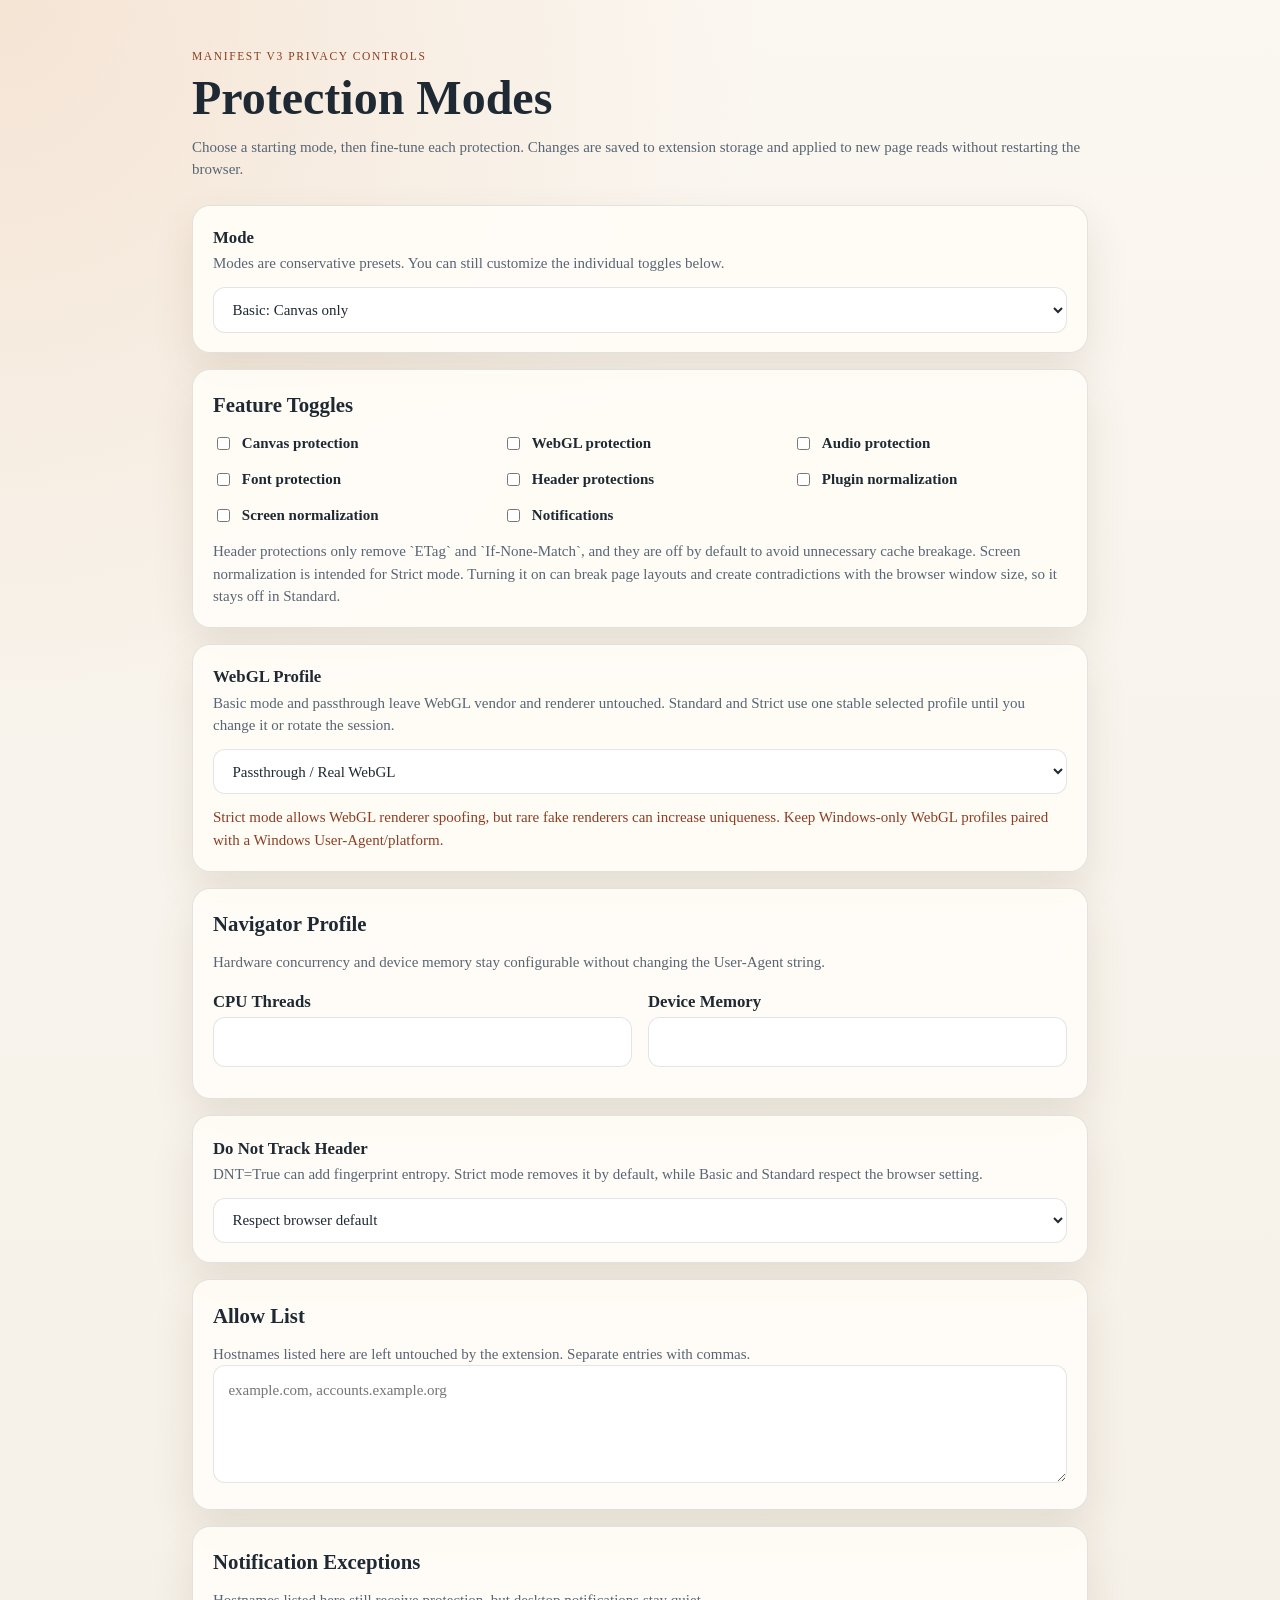
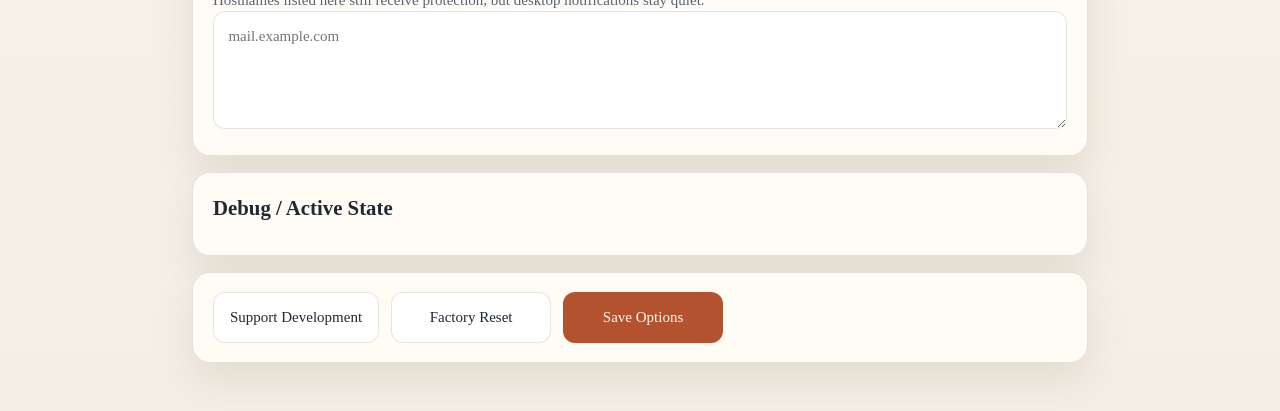
<file: data/options/index.html>
<!DOCTYPE html>
<html>
  <head>
    <meta http-equiv="Content-Type" content="text/html; charset=UTF-8" />
    <meta name="viewport" content="width=device-width, initial-scale=1" />
    <title>Options :: Canvas Blocker - Fingerprint Protect</title>
    <link rel="stylesheet" type="text/css" href="index.css">
  </head>

  <body>
    <main class="page">
      <section class="hero">
        <p class="eyebrow">Manifest V3 Privacy Controls</p>
        <h1>Protection Modes</h1>
        <p class="lede">
          Choose a starting mode, then fine-tune each protection. Changes are saved to extension storage and applied to new page reads without restarting the browser.
        </p>
      </section>

      <section class="card">
        <label class="stack" for="mode">
          <span class="label-title">Mode</span>
          <span class="hint">Modes are conservative presets. You can still customize the individual toggles below.</span>
        </label>
        <select id="mode">
          <option value="basic">Basic: Canvas only</option>
          <option value="standard">Standard: Canvas + WebGL + Audio</option>
          <option value="strict">Strict: Canvas + WebGL + Audio + Fonts + Headers + Profile</option>
        </select>
      </section>

      <section class="card">
        <h2>Feature Toggles</h2>
        <div class="grid">
          <label class="toggle"><input type="checkbox" id="feature-canvas">Canvas protection</label>
          <label class="toggle"><input type="checkbox" id="feature-webgl">WebGL protection</label>
          <label class="toggle"><input type="checkbox" id="feature-audio">Audio protection</label>
          <label class="toggle"><input type="checkbox" id="feature-font">Font protection</label>
          <label class="toggle"><input type="checkbox" id="feature-headers">Header protections</label>
          <label class="toggle"><input type="checkbox" id="feature-plugins">Plugin normalization</label>
          <label class="toggle"><input type="checkbox" id="feature-screen">Screen normalization</label>
          <label class="toggle"><input type="checkbox" id="notification">Notifications</label>
        </div>
        <p class="hint">
          Header protections only remove `ETag` and `If-None-Match`, and they are off by default to avoid unnecessary cache breakage.
          Screen normalization is intended for Strict mode. Turning it on can break page layouts and create contradictions with the browser window size, so it stays off in Standard.
        </p>
      </section>

      <section class="card">
        <label class="stack" for="webgl-profile">
          <span class="label-title">WebGL Profile</span>
          <span class="hint">Basic mode and passthrough leave WebGL vendor and renderer untouched. Standard and Strict use one stable selected profile until you change it or rotate the session.</span>
        </label>
        <select id="webgl-profile">
          <option value="passthrough">Passthrough / Real WebGL</option>
          <option value="noise-only">Disable WebGL vendor spoofing but keep WebGL hash noise</option>
          <option value="edge-windows-intel">Common Edge/Windows Intel profile</option>
        </select>
        <p class="hint warning">
          Strict mode allows WebGL renderer spoofing, but rare fake renderers can increase uniqueness. Keep Windows-only WebGL profiles paired with a Windows User-Agent/platform.
        </p>
      </section>

      <section class="card">
        <h2>Navigator Profile</h2>
        <p class="hint">Hardware concurrency and device memory stay configurable without changing the User-Agent string.</p>
        <div class="form-grid">
          <label class="stack" for="hardware-concurrency">
            <span class="label-title">CPU Threads</span>
            <input type="number" id="hardware-concurrency" min="1" max="32" step="1">
          </label>
          <label class="stack" for="device-memory">
            <span class="label-title">Device Memory</span>
            <input type="number" id="device-memory" min="1" max="32" step="1">
          </label>
        </div>
      </section>

      <section class="card">
        <label class="stack" for="dnt-mode">
          <span class="label-title">Do Not Track Header</span>
          <span class="hint">DNT=True can add fingerprint entropy. Strict mode removes it by default, while Basic and Standard respect the browser setting.</span>
        </label>
        <select id="dnt-mode">
          <option value="respect">Respect browser default</option>
          <option value="remove">Remove DNT header</option>
          <option value="disable">Force DNT disabled</option>
        </select>
      </section>

      <section class="card">
        <h2>Allow List</h2>
        <p class="hint">Hostnames listed here are left untouched by the extension. Separate entries with commas.</p>
        <textarea id="list" rows="4" placeholder="example.com, accounts.example.org"></textarea>
      </section>

      <section class="card">
        <h2>Notification Exceptions</h2>
        <p class="hint">Hostnames listed here still receive protection, but desktop notifications stay quiet.</p>
        <textarea id="notification.list" rows="4" placeholder="mail.example.com"></textarea>
      </section>

      <section class="card">
        <h2>Debug / Active State</h2>
        <pre id="debug-output" style="white-space: pre-wrap; font: 13px/1.5 ui-monospace, SFMono-Regular, monospace;"></pre>
        <p class="hint warning" id="reload-warning" style="display: none; color: #b91c1c; font-weight: bold; margin-top: 10px;">
          ⚠️ You have unsaved or recently changed settings. Please reload any open test tabs (like Cover Your Tracks or the Local Test Page) for changes to fully apply!
        </p>
      </section>

      <section class="actions">
        <input type="button" id="support" value="Support Development">
        <input type="button" id="reset" value="Factory Reset">
        <input type="button" class="primary" id="save" value="Save Options">
        <span id="toast" aria-live="polite"></span>
      </section>
    </main>

    <script src="index.js"></script>
  </body>
</html>
</file>
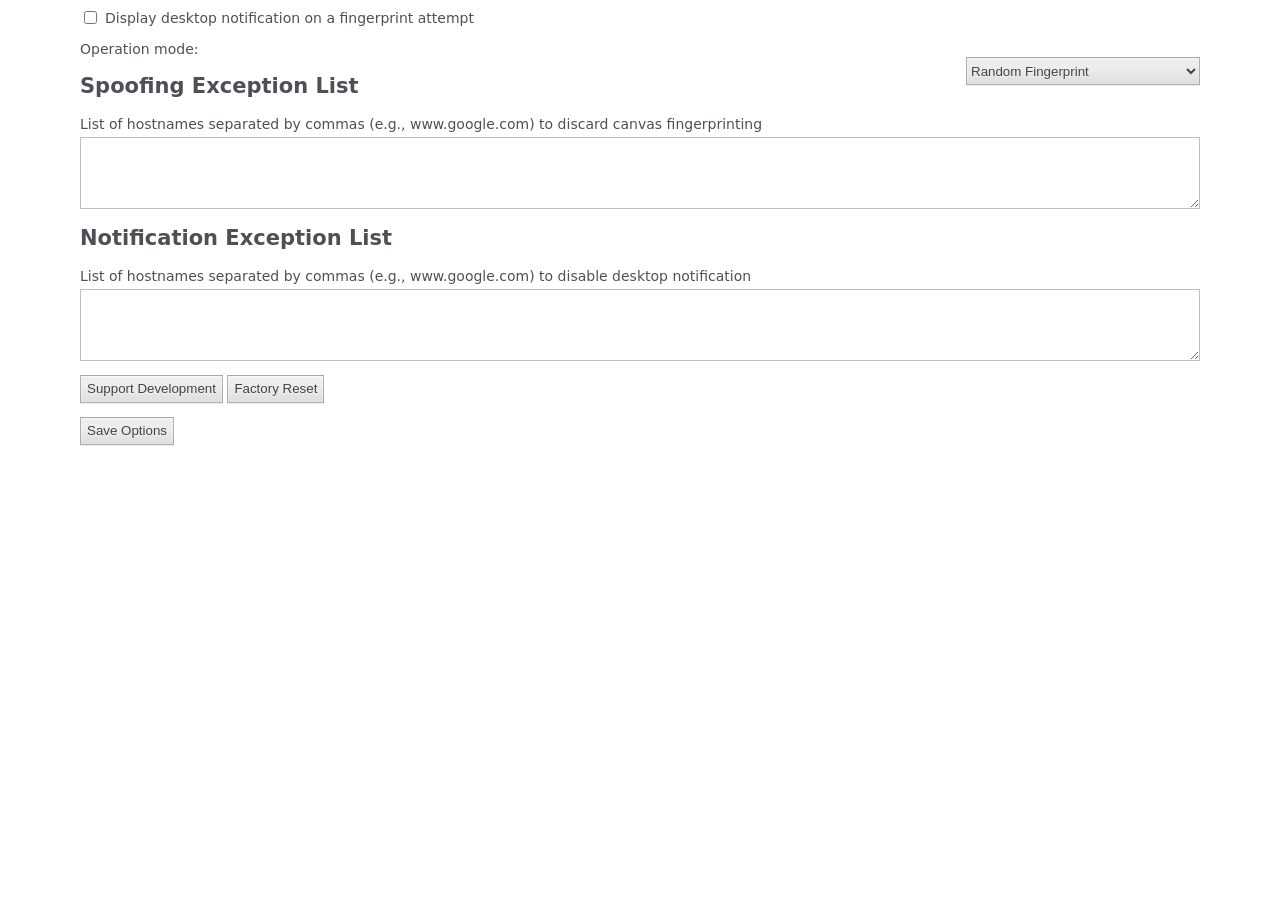
<file: Canvas-Fingerprint-Blocker-Modified/canvas-fingerprint-blocker/v3/data/options/index.html>
<!DOCTYPE html>
<html>
  <head>
    <meta http-equiv="Content-Type" content="text/html; charset=UTF-8" />
    <title>Options Page :: Canvas Blocker - Fingerprint Protect</title>
    <link rel="stylesheet" type="text/css" href="index.css">
  </head>

  <body>
    <label><input type="checkbox" id="notification"> Display desktop notification on a fingerprint attempt</label>
    <p>
      <label>Operation mode:</label>
      <select style="float: right;" id="mode">
        <option value="random">Random Fingerprint</option>
        <option value="session">Random Fingerprint (per page load)</option>
        <option value="fixed">Fixed Fingerprint</option>
      </select>
    </p>

    <h2>Spoofing Exception List</h2>
    <span class="desv">List of hostnames separated by commas (e.g., www.google.com) to discard canvas fingerprinting</span>
    <textarea id="list" rows="4"></textarea>

    <h2>Notification Exception List</h2>
    <span class="desv">List of hostnames separated by commas (e.g., www.google.com) to disable desktop notification</span>
    <textarea id="notification.list" rows="4"></textarea>

    <p>
      <input type="button" id="support" value="Support Development">
      <input type="button" id="reset" value="Factory Reset">
    </p>
    <p>
      <input type="button" id="save" value="Save Options">
      <span id="toast"></span>
    </p>

    <script src="index.js"></script>
  </body>
</html>
</file>
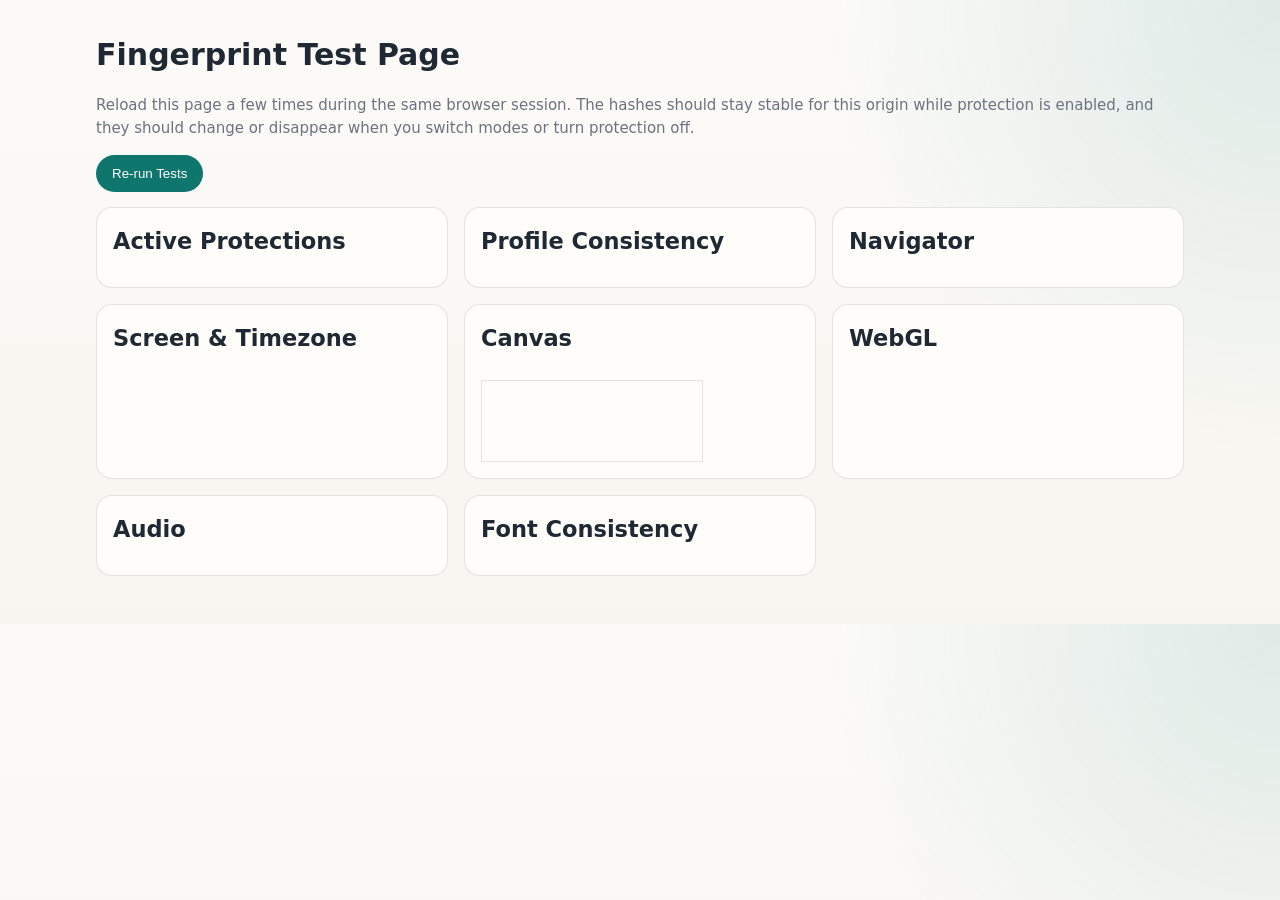
<file: tests/fingerprint-test.html>
<!DOCTYPE html>
<html lang="en">
  <head>
    <meta charset="utf-8">
    <meta name="viewport" content="width=device-width, initial-scale=1">
    <title>Canvas Blocker Test Page</title>
    <style>
      :root {
        color-scheme: light;
        --bg: #f7f5ef;
        --card: #fffdf9;
        --ink: #1f2933;
        --muted: #6b7280;
        --line: rgba(31, 41, 51, 0.12);
        --accent: #0f766e;
      }

      body {
        margin: 0;
        padding: 2rem 1rem 3rem;
        background:
          radial-gradient(circle at top right, rgba(15, 118, 110, 0.12), transparent 32%),
          linear-gradient(180deg, #fcfbf8 0%, var(--bg) 100%);
        color: var(--ink);
        font: 15px/1.55 system-ui, -apple-system, BlinkMacSystemFont, "Segoe UI", sans-serif;
      }

      main {
        width: min(100%, 68rem);
        margin: 0 auto;
      }

      h1,
      h2 {
        margin: 0 0 0.75rem;
      }

      p {
        color: var(--muted);
      }

      .grid {
        display: grid;
        grid-template-columns: repeat(auto-fit, minmax(18rem, 1fr));
        gap: 1rem;
      }

      .card {
        background: var(--card);
        border: 1px solid var(--line);
        border-radius: 16px;
        padding: 1rem;
      }

      pre {
        margin: 0;
        overflow: auto;
        white-space: pre-wrap;
        word-break: break-word;
        font: 13px/1.5 ui-monospace, SFMono-Regular, Menlo, Consolas, monospace;
      }

      canvas {
        display: block;
        margin-top: 0.75rem;
        border: 1px solid var(--line);
        max-width: 100%;
      }

      button {
        border: 0;
        border-radius: 999px;
        padding: 0.7rem 1rem;
        background: var(--accent);
        color: white;
        cursor: pointer;
      }
    </style>
  </head>
  <body>
    <main>
      <h1>Fingerprint Test Page</h1>
      <p>
        Reload this page a few times during the same browser session. The hashes should stay stable for this origin while protection is enabled, and they should change or disappear when you switch modes or turn protection off.
      </p>
      <p><button id="rerun" type="button">Re-run Tests</button></p>

      <div class="grid">
        <section class="card">
          <h2>Active Protections</h2>
          <pre id="protections-output"></pre>
        </section>
        <section class="card">
          <h2>Profile Consistency</h2>
          <pre id="profile-output"></pre>
        </section>
        <section class="card">
          <h2>Navigator</h2>
          <pre id="navigator-output"></pre>
        </section>
        <section class="card">
          <h2>Screen & Timezone</h2>
          <pre id="screen-output"></pre>
        </section>
        <section class="card">
          <h2>Canvas</h2>
          <pre id="canvas-output"></pre>
          <canvas id="canvas-sample" width="220" height="80"></canvas>
        </section>
        <section class="card">
          <h2>WebGL</h2>
          <pre id="webgl-output"></pre>
        </section>
        <section class="card">
          <h2>Audio</h2>
          <pre id="audio-output"></pre>
        </section>
        <section class="card">
          <h2>Font Consistency</h2>
          <pre id="font-output"></pre>
        </section>
      </div>
    </main>
    <script src="fingerprint-test.js"></script>
  </body>
</html>
</file>
<file: data/options/index.css>
:root {
  color-scheme: light;
  --bg: #f4efe6;
  --card: rgba(255, 252, 247, 0.92);
  --ink: #1f2933;
  --muted: #586574;
  --line: rgba(31, 41, 51, 0.12);
  --accent: #b3522e;
  --accent-strong: #8c3f22;
  --shadow: 0 18px 40px rgba(101, 70, 38, 0.12);
}

* {
  box-sizing: border-box;
}

body {
  margin: 0;
  min-height: 100vh;
  font: 15px/1.5 Georgia, Cambria, "Times New Roman", Times, serif;
  color: var(--ink);
  background:
    radial-gradient(circle at top left, rgba(217, 144, 84, 0.18), transparent 32%),
    linear-gradient(180deg, #fbf7f1 0%, var(--bg) 100%);
}

.page {
  width: min(100% - 2rem, 56rem);
  margin: 0 auto;
  padding: 2rem 0 3rem;
}

.hero {
  padding: 1rem 0 1.5rem;
}

.eyebrow {
  margin: 0 0 0.5rem;
  text-transform: uppercase;
  letter-spacing: 0.14em;
  font-size: 0.72rem;
  color: var(--accent-strong);
}

h1,
h2 {
  font-weight: 600;
  margin: 0 0 0.75rem;
}

h1 {
  font-size: clamp(2rem, 4vw, 3rem);
  line-height: 1.05;
}

h2 {
  font-size: 1.3rem;
}

.lede,
.hint {
  margin: 0;
  color: var(--muted);
}

.card,
.actions {
  border: 1px solid var(--line);
  border-radius: 18px;
  background: var(--card);
  box-shadow: var(--shadow);
  padding: 1.2rem 1.25rem;
  backdrop-filter: blur(8px);
}

.card + .card,
.card + .actions {
  margin-top: 1rem;
}

.stack {
  display: block;
  margin-bottom: 0.75rem;
}

.label-title {
  display: block;
  font-size: 1.05rem;
  font-weight: 600;
  margin-bottom: 0.15rem;
}

.grid {
  display: grid;
  grid-template-columns: repeat(auto-fit, minmax(14rem, 1fr));
  gap: 0.85rem 1rem;
  margin-bottom: 0.85rem;
}

.toggle {
  display: flex;
  align-items: center;
  gap: 0.55rem;
  font-weight: 600;
}

select,
textarea,
input[type="number"],
input[type="button"] {
  width: 100%;
  border-radius: 12px;
  border: 1px solid var(--line);
  font: inherit;
}

select,
textarea,
input[type="number"] {
  padding: 0.8rem 0.9rem;
  background: rgba(255, 255, 255, 0.9);
  color: var(--ink);
}

textarea {
  resize: vertical;
  min-height: 7rem;
}

select:focus,
textarea:focus,
input[type="number"]:focus,
input[type="button"]:focus {
  outline: 2px solid rgba(179, 82, 46, 0.25);
  outline-offset: 1px;
}

.form-grid {
  display: grid;
  grid-template-columns: repeat(auto-fit, minmax(12rem, 1fr));
  gap: 1rem;
  margin-top: 1rem;
}

.warning {
  margin-top: 0.75rem;
  color: var(--accent-strong);
}

.actions {
  display: flex;
  flex-wrap: wrap;
  gap: 0.75rem;
  align-items: center;
}

input[type="button"] {
  width: auto;
  min-width: 10rem;
  padding: 0.8rem 1rem;
  cursor: pointer;
  background: #fff;
  color: var(--ink);
}

input[type="button"].primary {
  background: var(--accent);
  color: #fff9f2;
  border-color: transparent;
}

#toast {
  color: var(--accent-strong);
  font-weight: 600;
}

@media (max-width: 720px) {
  .page {
    width: min(100% - 1rem, 56rem);
    padding-top: 1rem;
  }

  .actions {
    flex-direction: column;
    align-items: stretch;
  }

  input[type="button"] {
    width: 100%;
  }
}
</file>
<file: Canvas-Fingerprint-Blocker-Modified/canvas-fingerprint-blocker/v3/data/options/index.css>
body {
  font-size: 14px;
  font-family: system-ui, -apple-system, Segoe UI, Roboto, Ubuntu, Cantarell, Noto Sans, sans-serif;
  background-color: #fff;
  color: #4d5156;
  width: min(100% - 2rem, 70rem);
  margin-inline: auto;
}
select,
button,
input[type=submit],
input[type=button] {
  height: 28px;
  color: #444;
  background-image: linear-gradient(rgb(237, 237, 237), rgb(237, 237, 237) 38%, rgb(222, 222, 222));
  box-shadow: rgba(0, 0, 0, 0.08) 0 1px 0, rgba(255, 255, 255, 0.75) 0 1px 2px inset;
  text-shadow: rgb(240, 240, 240) 0 1px 0;
}
select,
button,
textarea,
input {
  border: solid 1px rgba(0, 0, 0, 0.25);
}
input[type=button]:disabled {
  opacity: 0.5;
}
textarea {
  width: 100%;
  box-sizing: border-box;
  display: block;
}
textarea,
input[type=text],
input[type=number] {
  padding: 5px;
  outline: none;
}
textarea:focus,
input[type=text]:focus,
input[type=number]:focus {
  background-color: #e5f8ff;
}
a,
a:visited {
  color: #07c;
}
label {
  display: flex;
  align-items: center;
  gap: 5px;
}
.desv {
  display: block;
  margin-bottom: 5px;
}
</file>
